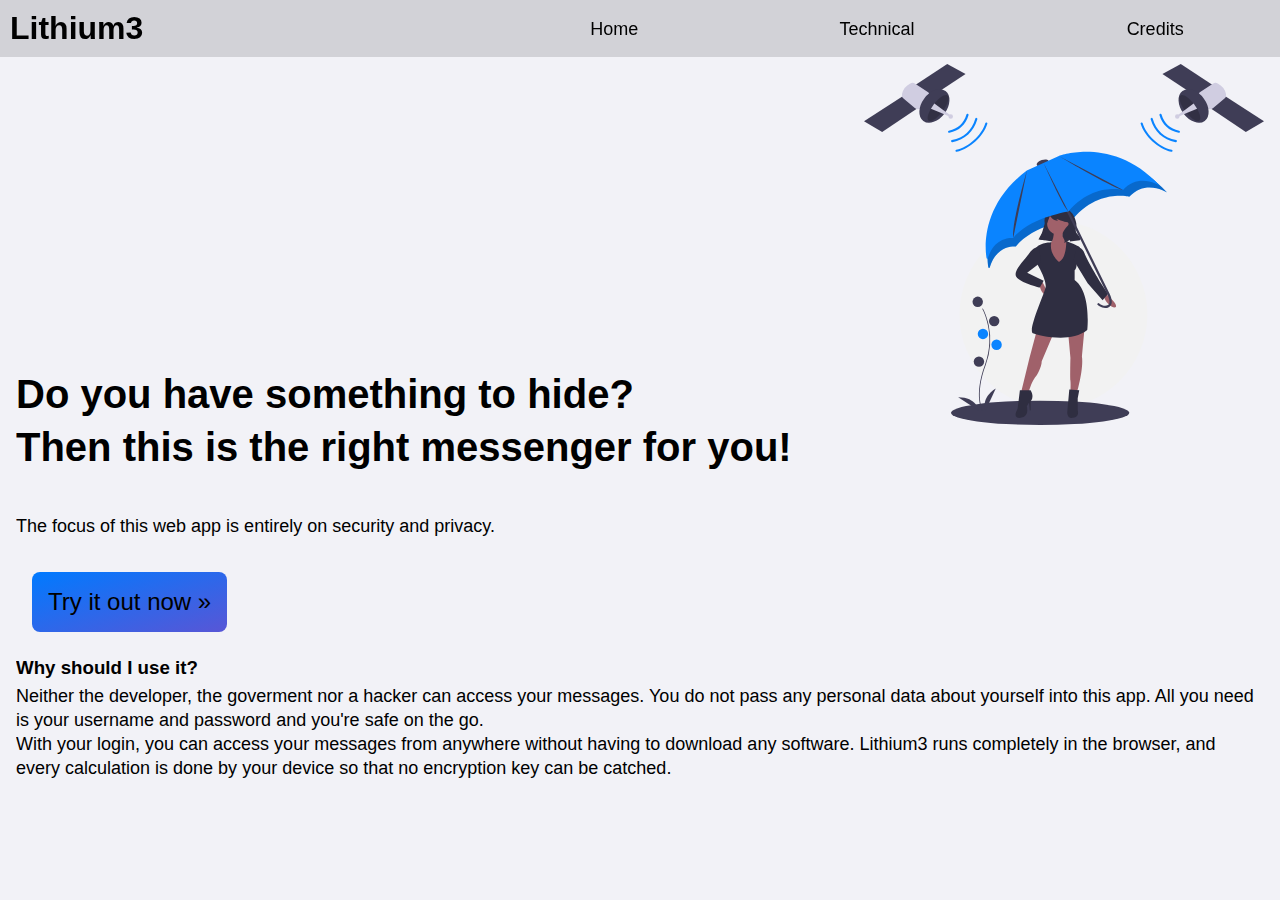
<file: app/docs/index.html>
<!DOCTYPE html>
<html>
  <head>
    <meta charset="utf-8" />
    <meta name="viewport" content="width=device-width, initial-scale=1" />
    <title>Lithium3 Docs</title>
    <link rel="shortcut icon" href="../img/fav/fav.svg" />
    <link rel="shortcut icon" href="../img/fav/fav16.png" />
    <link rel="shortcut icon" href="../img/fav/fav24.png" />
    <link rel="shortcut icon" href="../img/fav/fav32.png" />
    <link rel="shortcut icon" href="../img/fav/fav64.png" />
    <link rel="shortcut icon" href="../img/fav/fav128.png" />
    <link async rel="stylesheet" href="../css/colors.css" />
    <!-- <link async rel="stylesheet" href="../css/main.css" /> -->
    <link async rel="stylesheet" href="./style.css" />
    <link async rel="stylesheet" href="../css/link.css" />
    <link async rel="stylesheet" href="../css/select.css" />
    <script async src="./sript.js"></script>
  </head>

  <body>
    <table class="desktop menu">
      <tr>
        <th class="title">
          Lithium3
        </th>
        <td class="menuBtn b1">
          <a>Home</a>
        </td>
        <td class="menuBtn b2">
          <a>Technical</a>
        </td>
        <td class="menuBtn b3">
          <a>Credits</a>
        </td>
      </tr>
    </table>

    <div class="mobile menu">
      <h1 class="title">Lithium3</h1>
      <table>
        <tr>
          <td class="menuBtn b1">
            <a>Home</a>
          </td>
          <td class="menuBtn b2">
            <a>Technical</a>
          </td>
          <td class="menuBtn b3">
            <a>Credits</a>
          </td>
        </tr>
      </table>
    </div>

    <div class="content" id="p1">
      <h1>Do you have something to hide?</h1>
      <h1>Then this is the right messenger for you!</h1>
      <br /><br />
      <p>The focus of this web app is entirely on security and privacy.</p>
      <br />
      <div
        onclick='window.open("../");'
        class="mobile demo"
        title="Lithium3 Web App"
      >
        Try it out now &#187;
      </div>
      <h3>Why should I use it?</h3>
      <p>
        Neither the developer, the goverment nor a hacker can access your
        messages. You do not pass any personal data about yourself into this
        app. All you need is your username and password and you're safe on the
        go.
      </p>
      <p>
        With your login, you can access your messages from anywhere without
        having to download any software. Lithium3 runs completely in the
        browser, and every calculation is done by your device so that no
        encryption key can be catched.
      </p>
    </div>

    <div class="content" id="p2">
      <h1>Do you want the technical details?</h1>
      <h1>Here you get a detailed explanation of how everything works</h1>
      <br /><br />
      <ul>
        <h2>Contents</h2>
        <li onclick='scr("register")'>Registration</li>
        <li onclick='scr("keyExchange")'>Key exchange</li>
        <li onclick='scr("encryption")'>Encryption</li>
        <li onclick='scr("feedback")'>Feedback messages</li>
      </ul>
      <div id="register">
        <br />
        <hr />
        <br />
        <br />
        <h2>Registration</h2>
        <br />
        <div>
          <h3>Username</h3>
          <p>
            When a username is entered, it is checked whether it contains
            characters that cannot be written to the database. If this is the
            case, an error message is displayed above the input field, which
            tells the user which character he should remove. Each user name must
            be unique.
          </p>
        </div>
        <div>
          <h3>Password</h3>
          <p>
            The password is first checked to see if it is at least eight digits
            long. If this is the case, a request is sent to the API of
            <a href="https://haveibeenpwned.com">haveibeenpwned.com</a> whether
            the password is listed there or not.
          </p>
          <p>
            This API offers a list of leaked passwords. Every password in this
            list has to be regarded as insecure, since we have to assume that a
            hacker also has access to these leaked passwords.
          </p>
          <p>
            For this purpose, the first five characters of the SHA-1 hash of
            your chosen password are sent, the server then returns every hash
            starting with the given five characters, which then will be compared
            to the hash of the password entered by the user.
          </p>
          <p>
            If your chosen password is eight digits long and not in the leaked
            database, it is secure.
          </p>
        </div>
        <div>
          <h3>Write new account to the database</h3>
          <p>
            A 15000 timed SHA-512 hash is created using a combination of your
            username, password and a random salt. The salt comes from the
            database and is used to safeguard passwords in storage by increasing
            the amount of entropy.
          </p>
        </div>
      </div>

      <div id="keyExchange">
        <br />
        <hr />
        <br />
        <br />
        <h2>Key Exchange</h2>
        <br />
        <div>
          <h3>Diffie-Hellman</h3>
          <p>
            By klicking on "Create new chat" in the Menu, a Diffie-Hellman Key
            Exchange will be initialized. The client calculates public and
            private parameters for the exchange. Then the public parameters are
            passed on as a Base64 encoded JSON-Object to the other user with
            whom you want to start the chat. The transfer takes place via a
            QR-Code or a simple link. The first client then waits for response
            from the second client, by listening to the database.
          </p>
          <p>
            After the key exchange, the entry is deleted from the database.
          </p>
        </div>
      </div>

      <div id="encryption">
        <br />
        <hr />
        <br />
        <br />
        <h2>Encryption</h2>
        <br />
        <div>
          <h3>AES-256</h3>
          <p>
            Every chat has a randomly generated password. Both chat participants
            have a copy of this password in their directory on the database.
            This copy is encrypted with the hash of the own user password. We
            use tripled AES-256 encryption.
          </p>
        </div>
      </div>

      <div id="feedback">
        <br />
        <hr />
        <br />
        <br />
        <h2>Feedback messages</h2>
        <br />
        <div>
          <p>
            The messages that are passed on to the client are intentionally very
            vague. This is to give a possible attacker as little feedback as
            possible.
          </p>
          <p>
            This level of information should be enough for the normal user.
          </p>
        </div>
      </div>
    </div>

    <div class="content" id="p3">
      <h1>Credits</h1>
      <h1></h1>
      <br /><br />

      <p>
        &#187;Developmed by
        <a target="_blank" href="https://Frank-Mayer.github.io">Frank Mayer</a>
      </p>
      <br />

      <p>
        &#187;Security check by
        <a target="_blank" href="https://hackerone.com">HackerOne</a>
      </p>
      <br />

      <p>
        &#187;AES JavaScript Implementation by
        <a
          target="_blank"
          href="https://www.movable-type.co.uk/scripts/aes.html"
          >Chris Veness</a
        >
      </p>
      <br />

      <p>
        &#187;Icons made by
        <a
          target="_blank"
          href="https://www.flaticon.com/authors/freepik"
          title="Freepik"
          >Freepik</a
        >
        from
        <a target="_blank" href="https://www.flaticon.com/" title="Flaticon">
          flaticon.com</a
        >
      </p>
      <br />

      <p>
        &#187;Illustrations from
        <a target="_blank" href="https://undraw.co">unDraw</a>
      </p>
      <br />

      <p>
        &#187;Parallax Background by
        <a target="_blank" href="https://linkedin.com/in/saranshsinha"
          >Saransh Sinha</a
        >
      </p>
      <br />

      <p>
        &#187;Prime calculation based on C# implementation by
        <a target="_blank" href="https://github.com/mztikk">Nils Feierabend</a>
      </p>
      <br />
    </div>
  </body>
</html>
</file>
<file: app/css/colors.css>
:root {
  --Blue: rgb(0, 122, 255);
  --Green: rgb(52, 199, 89);
  --Indigo: rgb(88, 86, 214);
  --Orange: rgb(255, 149, 0);
  --Pink: rgb(255, 45, 85);
  --Purple: rgb(175, 82, 222);
  --Red: rgb(255, 89, 48);
  --Teal: rgb(90, 200, 250);
  --Yellow: rgb(255, 204, 0);
  --Main: #f5f5f5;
  --Accent: #000000;
  --Gray: rgb(142, 142, 147);
  --Gray2: rgb(174, 174, 178);
  --Gray3: rgb(199, 199, 204);
  --Gray4: rgb(209, 209, 214);
  --Gray5: rgb(229, 229, 234);
  --Gray6: rgb(242, 242, 247);
}

@media (prefers-color-scheme: dark) {
  :root {
    --Blue: rgb(10, 132, 255);
    --Green: rgb(48, 209, 88);
    --Indigo: rgb(94, 92, 230);
    --Orange: rgb(255, 159, 10);
    --Pink: rgb(255, 55, 95);
    --Purple: rgb(191, 90, 242);
    --Red: rgb(255, 69, 58);
    --Teal: rgb(100, 210, 255);
    --Yellow: rgb(255, 214, 10);
    --Main: #000000;
    --Accent: #f5f5f5;
    --Gray2: rgb(99, 99, 102);
    --Gray3: rgb(72, 72, 74);
    --Gray4: rgb(58, 58, 60);
    --Gray5: rgb(44, 44, 46);
    --Gray6: rgb(28, 28, 30);
  }
}
</file>
<file: app/css/main.css>
:root {
  --color: var(--Blue);
  --header-hight: 40px;
}

button {
  -moz-box-sizing: content-box;
  -webkit-box-sizing: content-box;
  box-sizing: content-box;
  padding: 0;
}

*:focus,
* {
  outline: none;
  box-shadow: none;
}

* {
  -ms-overflow-style: none;
  scrollbar-width: none;
  overflow: auto;
}

*::-webkit-scrollbar {
  display: none;
}

*:not(textarea):not(input):not(#connectHashTxt):not(#chat #msg):not(#msgText) {
  outline: none;
  overflow: hidden;
  -webkit-user-select: none;
  /* Chrome all / Safari all */
  -moz-user-select: none;
  /* Firefox all */
  -ms-user-select: none;
  /* IE 10+ */
  user-select: none;
  /* Likely future */
}

html,
body {
  overflow: hidden !important;
  background-color: #000000;
}

* {
  font-family: sans-serif;
  color: var(--Accent);
  padding: 0;
  margin: 0;
  -webkit-font-smoothing: antialiased;
  -moz-osx-font-smoothing: grayscale;
}

.svgButton svg,
.svgButton svg * {
  fill: var(--color);
}

.svgButton svg {
  width: var(--header-hight);
}

hr {
  border: 1px solid var(--Gray3);
  border-radius: 2px;
}

.cardOver {
  padding-top: 8px;
  position: absolute;
  width: 100%;
  top: calc(100% + 50px);
  left: 0;
  right: 0;
  bottom: 0;
  overflow-y: scroll;
  text-align: center;
  margin: 0;
  padding-bottom: 0;
  z-index: 10;
  background-color: var(--Gray5);
  -webkit-border-radius: 10px 10px 0px 0px;
  -moz-border-radius: 10px 10px 0px 0px;
  border-radius: 10px 10px 0px 0px;
  border: 0px solid #00000000;
  -webkit-box-shadow: 0px 0px 16px 0px rgba(0, 0, 0, 0.5);
  -moz-box-shadow: 0px 0px 16px 0px rgba(0, 0, 0, 0.5);
  box-shadow: 0px 0px 16px 0px rgba(0, 0, 0, 0.5);
  color: var(--accent);
  transition: 0.25s;
}
</file>
<file: app/docs/style.css>
*::-webkit-scrollbar {
  display: none;
}

* {
  -ms-overflow-style: none;
  scrollbar-width: none;
}

*:focus,
* {
  outline: none;
  box-shadow: none;
}

* {
  overflow-x: hidden;
  font-family: sans-serif;
  color: var(--Accent);
  padding: 0;
  margin: 0;
  -webkit-font-smoothing: antialiased;
  -moz-osx-font-smoothing: grayscale;
  -webkit-transition: all 250ms ease-out;
  -moz-transition: all 250ms ease-out;
  -o-transition: all 250ms ease-out;
  -ms-transition: all 250ms ease-out;
  transition: all 250ms ease-out;
}

html,
body {
  background-color: var(--Gray6);
  overflow: scroll;
}

.title {
  -webkit-user-select: none;
  -moz-user-select: none;
  -ms-user-select: none;
  user-select: none;
  font-size: 32px;
}

.content {
  position: absolute;
  top: 0;
  left: 16px;
  right: 16px;
  padding-top: 364px;
  padding-bottom: 16px;
  overflow-x: hidden;
  overflow-y: visible;
  background-position: right 64px;
  background-attachment: scroll;
  background-size: 300px;
  background-repeat: no-repeat;
}

.content.invis {
  left: 0;
  right: 100%;
  opacity: 0;
  color: transparent;
  background: transparent;
  background-size: 0 0;
  -webkit-transition: all 250ms ease-out;
  -moz-transition: all 250ms ease-out;
  -o-transition: all 250ms ease-out;
  -ms-transition: all 250ms ease-out;
  transition: all 250ms ease-out;
}

.content div {
  margin: 32px 0;
}

.content div div {
  margin: 16px 16px;
}

ul li {
  cursor: pointer;
}

@media only screen and (min-width: 1120px) {
  .content {
    background-size: 400px;
  }
}

#p1 {
  background-image: url(../img/illustrations/undraw_privacy_protection_nlwy.svg);
}

#p2 {
  background-image: url(../img/illustrations/undraw_code_review_l1q9.svg);
}

#p3 {
  background-image: url(../img/illustrations/undraw_open_source_1qxw.svg);
}

@media only screen and (max-width: 500px) {
  .content {
    background-color: transparent;
    background-image: unset !important;
    padding-top: 128px;
  }
}

p,
a,
li {
  font-size: 18px;
  max-width: 100%;
  word-wrap: normal;
  line-height: 24px;
}

h1 {
  font-size: 40px;
  margin: 8px 0;
}

h3 {
  line-height: 32px;
}

.menu {
  width: 100%;
  position: fixed;
  z-index: 10;
  top: 0;
  right: 0;
  left: 0;
  background-color: rgba(199, 199, 204, 0.75);
  -webkit-backdrop-filter: blur(8px);
  backdrop-filter: blur(8px);
}

@media (prefers-color-scheme: dark) {
  .menu {
    background-color: rgba(72, 72, 74, 0.75);
  }
}

@media only screen and (min-width: 526px) {
  .mobile {
    display: none;
  }
}

@media only screen and (max-width: 525px) {
  .desktop {
    display: none !important;
  }
}

.menu td {
  color: var(--Accent);
  text-align: center;
  padding: 8px;
}

.menu th {
  text-align: left;
  padding: 8px;
}

table {
  width: 100%;
}

.mobile.demo {
  margin: 16px;
  cursor: pointer;
  padding: 16px;
  font-size: 24px;
  display: inline-block;
  background: linear-gradient(to bottom right, var(--Blue), var(--Indigo));
  color: var(--Accent);
  border: 0px none transparent;
  border-radius: 8px;
}

.mobile.demo:hover {
  -webkit-box-shadow: 0px 0px 8px 4px rgba(0, 0, 0, 0.5);
  -moz-box-shadow: 0px 0px 8px 4px rgba(0, 0, 0, 0.5);
  box-shadow: 0px 0px 8px 4px rgba(0, 0, 0, 0.5);
  -webkit-transform: scale(1.025);
  -moz-transform: scale(1.025);
  transform: scale(1.025);
}
</file>
<file: app/css/link.css>
a {
    cursor: pointer;
    display: inline;
    position: relative;
    color: var(--Accent);
    text-decoration: none;
}

a::before {
    content: "";
    position: absolute;
    width: 100%;
    height: 2px;
    bottom: 0;
    left: 0;
    background-color: var(--Accent);
    visibility: hidden;
    transform: scaleX(0);
    transition: all 200ms ease-in-out 0ms;
}

a:hover::before {
    visibility: visible;
    transform: scaleX(1);
}
</file>
<file: app/css/select.css>
*::selection {
  background: var(--Blue);
  color: var(--Main);
}

.chatMessage.out *::selection {
  background: var(--Accent);
  color: var(--color);
}
</file>
